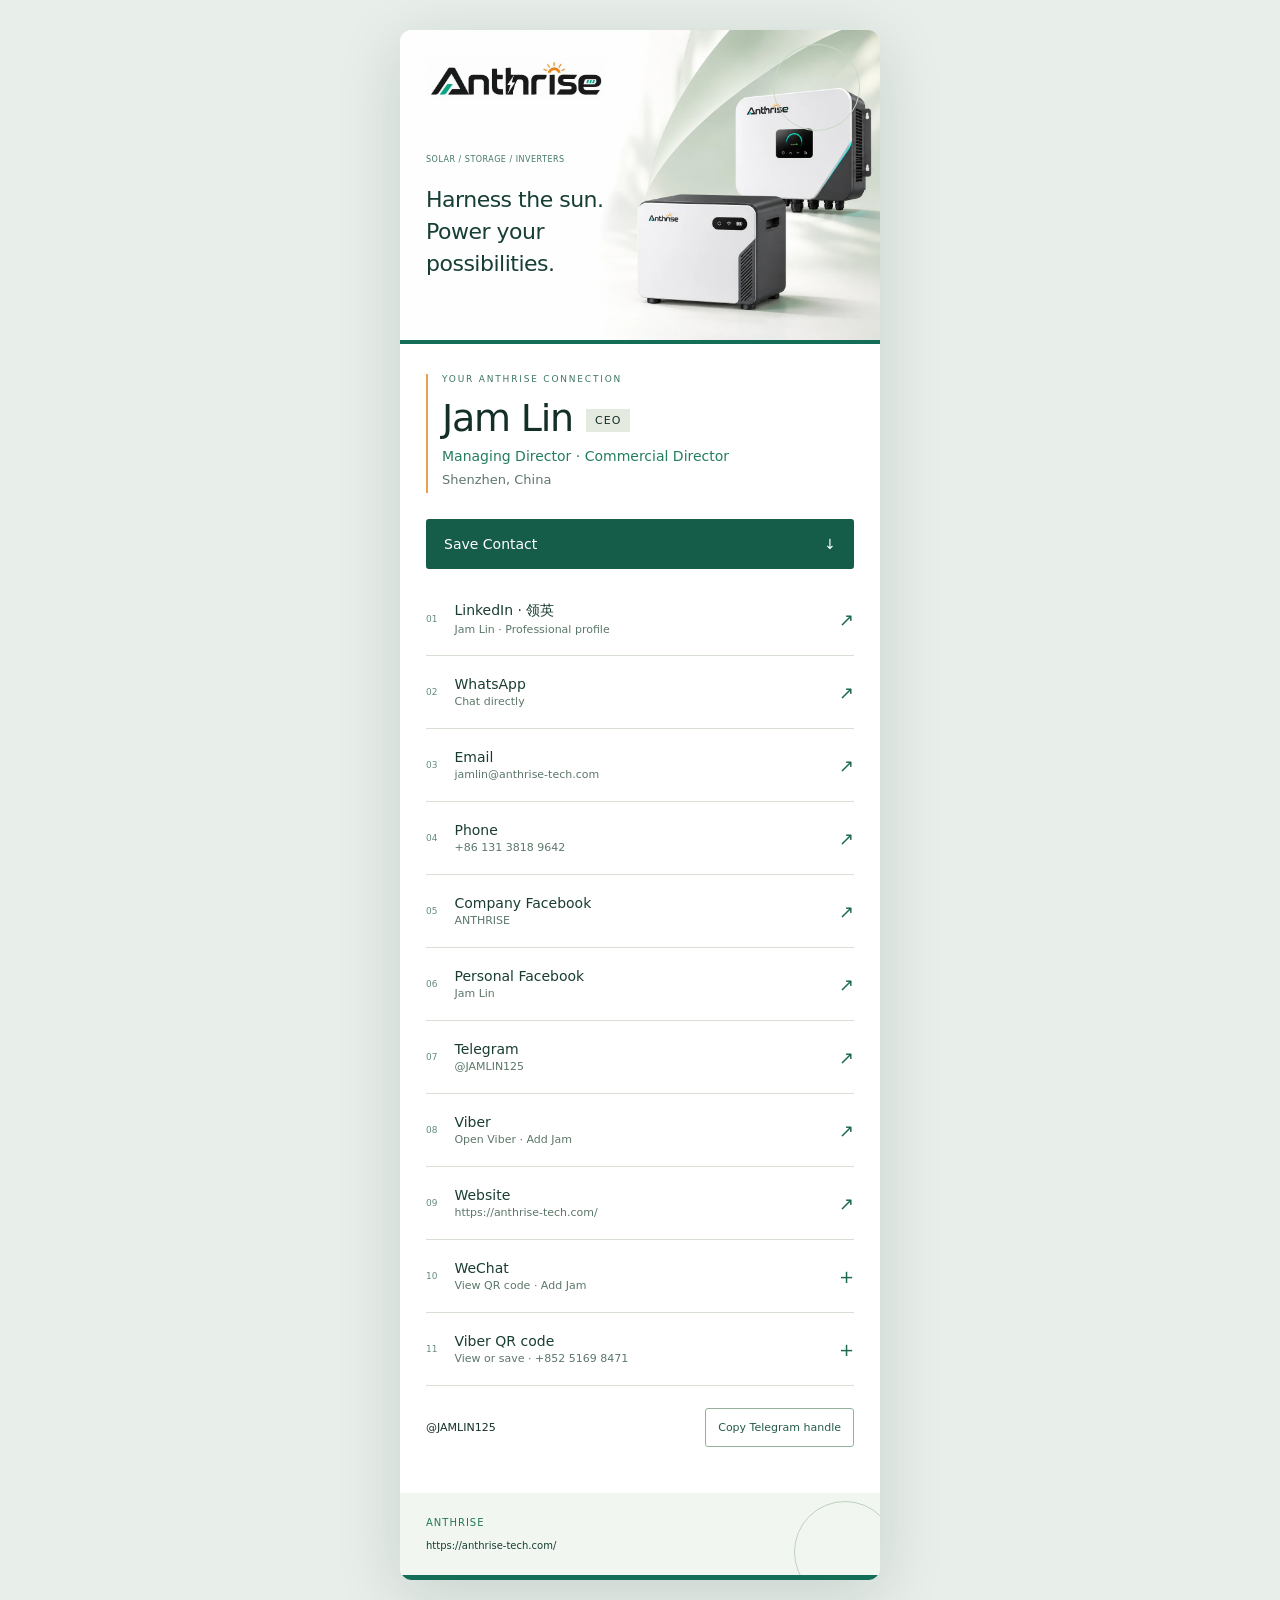
<file: index.html>
<!doctype html><html lang="en"><head><meta charset="utf-8"><meta name="viewport" content="width=device-width,initial-scale=1"><meta name="theme-color" content="#146d57"><meta name="description" content="Connect with Jam Lin, CEO of ANTHRISE in Shenzhen, China."><title>Jam Lin · CEO · ANTHRISE</title><link rel="stylesheet" href="style.css"></head><body><main><section class="hero"><div class="logo"><img src="logo.webp" alt="ANTHRISE"></div><div class="hero-copy"><span>SOLAR / STORAGE / INVERTERS</span><h1>Harness the sun.<br>Power your possibilities.</h1></div><small class="concept">Product composition</small></section><section class="profile"><div class="heading"><div><div class="eyebrow">YOUR ANTHRISE CONNECTION</div><h2>Jam Lin<span>CEO</span></h2><p style="color:#247d61;margin:8px 0;font-size:14px">Managing Director · Commercial Director</p><p>Shenzhen, China</p></div><span class="sun" aria-hidden="true">✳</span></div><a class="save" href="jam-lin.vcf" download>Save Contact <span>↓</span></a><nav aria-label="Connect with Jam"><a href="https://www.linkedin.com/in/%E5%86%A0%E6%97%AD-%E6%9E%97-8a9b32443/"><span class="number">01</span><span class="linktext"><b>LinkedIn · 领英</b><small>Jam Lin · Professional profile</small></span><span class="arrow" aria-hidden="true">↗</span></a><a href="https://wa.me/8613138189642"><span class="number">02</span><span class="linktext"><b>WhatsApp</b><small>Chat directly</small></span><span class="arrow" aria-hidden="true">↗</span></a><a href="mailto:jamlin@anthrise-tech.com"><span class="number">03</span><span class="linktext"><b>Email</b><small>jamlin@anthrise-tech.com</small></span><span class="arrow" aria-hidden="true">↗</span></a><a href="tel:+8613138189642"><span class="number">04</span><span class="linktext"><b>Phone</b><small>+86 131 3818 9642</small></span><span class="arrow" aria-hidden="true">↗</span></a><a href="https://www.facebook.com/share/19xgM2wjvQ/?mibextid=wwXIf"><span class="number">05</span><span class="linktext"><b>Company Facebook</b><small>ANTHRISE</small></span><span class="arrow" aria-hidden="true">↗</span></a><a href="https://www.facebook.com/share/1EpAdko1EA/?mibextid=wwXIfr"><span class="number">06</span><span class="linktext"><b>Personal Facebook</b><small>Jam Lin</small></span><span class="arrow" aria-hidden="true">↗</span></a><a href="https://t.me/JAMLIN125"><span class="number">07</span><span class="linktext"><b>Telegram</b><small>@JAMLIN125</small></span><span class="arrow" aria-hidden="true">↗</span></a><a href="viber://add?number=85251698471"><span class="number">08</span><span class="linktext"><b>Viber</b><small>Open Viber · Add Jam</small></span><span class="arrow" aria-hidden="true">↗</span></a><a href="https://anthrise-tech.com/"><span class="number">09</span><span class="linktext"><b>Website</b><small>https://anthrise-tech.com/</small></span><span class="arrow" aria-hidden="true">↗</span></a></nav><details class="wechat"><summary><span class="number">10</span><span class="linktext"><b>WeChat</b><small>View QR code · Add Jam</small></span><span class="arrow" aria-hidden="true">+</span></summary><div class="wechat-panel"><img src="wechat-qr.png" alt="Jam Lin WeChat friend QR code" width="280" height="280"><p>Save this QR code, then open WeChat → Scan → Photos to add me. You can also try long-pressing the code inside WeChat.</p><a href="wechat-qr.png" download="Jam-Lin-WeChat.png">Save WeChat QR code ↓</a></div></details><details class="wechat"><summary><span class="number">11</span><span class="linktext"><b>Viber QR code</b><small>View or save · +852 5169 8471</small></span><span class="arrow" aria-hidden="true">+</span></summary><div class="wechat-panel"><img src="[data-uri]" alt="Jam Viber account QR code" width="280" height="280"><p>If Viber does not open, save this code and scan it in Viber, or add +852 5169 8471 in the app.</p><a href="[data-uri]" download="Jam-Viber.png">Save Viber QR code ↓</a></div></details><div class="copy-row"><span>@JAMLIN125</span><button id="copy" type="button">Copy Telegram handle</button></div><p id="status" role="status" aria-live="polite"></p></section><footer><span>ANTHRISE</span><a href="https://anthrise-tech.com/">https://anthrise-tech.com/</a></footer></main><script src="script.js"></script></body></html>
</file>
<file: style.css>
*{box-sizing:border-box}body{margin:0;background:#dce4de;font-family:"Segoe UI",system-ui,sans-serif;color:#142f28}main{max-width:480px;margin:auto;background:#f5f5ed;min-height:100vh}.hero{height:320px;position:relative;background:#081614 url(energy-scene.webp) 62% center/cover no-repeat}.logo{position:absolute;left:26px;top:25px;background:white;padding:9px 12px;display:block}.logo img{width:140px;display:block}.hero-copy{position:absolute;left:26px;bottom:32px;max-width:225px}.hero-copy span{font-size:8px;letter-spacing:1.2px;color:#9bc6b8}.hero-copy h1{font-size:24px;font-weight:300;line-height:1.4;color:#f4f6ef;letter-spacing:-.5px}.concept{position:absolute;right:10px;bottom:8px;font-size:8px;color:#b0c4b9}.profile{padding:30px 26px 8px}.heading{display:flex;justify-content:space-between;align-items:center}.eyebrow{font-size:9px;letter-spacing:1.8px;color:#3e7562}h2{font-size:38px;font-weight:400;letter-spacing:-1.2px;margin:12px 0 4px}h2 span{font-size:11px;letter-spacing:1px;background:#e4eadf;padding:5px 9px;margin-left:13px;vertical-align:middle}p{font-size:13px;color:#5f766b;margin:6px 0}.sun{font-size:44px;color:#d99038}.save{display:flex;justify-content:space-between;background:#155c49;color:#fff;text-decoration:none;padding:17px 18px;border-radius:3px;margin:26px 0 14px;font-size:14px}nav a{min-height:73px;display:flex;gap:17px;align-items:center;border-bottom:1px solid #d8dfd5;text-decoration:none;color:#193d30}.number{font-size:9px;color:#628d78}.linktext{min-width:0}.linktext b{display:block;font-size:14px;font-weight:500}.linktext small{display:block;font-size:11px;color:#5c7769;margin-top:3px;overflow-wrap:anywhere}.arrow{margin-left:auto;font-size:18px;color:#1d6953}.copy-row{display:flex;justify-content:space-between;align-items:center;margin-top:22px;gap:10px;font-size:11px}button{font:inherit;padding:12px;border:1px solid #95b09d;border-radius:3px;background:transparent;color:#245b46;cursor:pointer}#status{font-size:11px;min-height:18px;margin:8px 0 12px}footer{padding:24px 26px;background:#102b27;color:#b3cebe;display:flex;flex-direction:column;gap:12px;font-size:10px;letter-spacing:1px}footer a{color:#d8e7dc;letter-spacing:0;text-decoration:none}a:focus-visible,button:focus-visible{outline:3px solid #da9139;outline-offset:3px}a:hover{filter:brightness(.92)}@media(min-width:600px){main{margin:30px auto;border-radius:12px;overflow:hidden;box-shadow:0 15px 65px #0c382426}}@media(max-width:360px){.profile{padding:25px 20px}.hero-copy{left:20px}.copy-row{flex-wrap:wrap}}body{background:#e8eeea}main{background:#fff}.hero{height:310px;background-color:#fff;background-position:center}.logo{background:transparent;padding:0;left:26px;top:28px}.logo img{width:180px;mix-blend-mode:multiply}.hero-copy{max-width:205px;bottom:42px}.hero-copy span{color:#437766;font-size:8px;letter-spacing:.5px}.hero-copy h1{color:#163e34;font-size:22px;line-height:1.45}.concept{display:none}.profile{border-top:4px solid #146d57;background:#fff}.sun{display:none}footer{background:#f1f6f0;color:#24765b;border-bottom:5px solid #146d57}footer a{color:#163e34}nav a:hover{background:#f5f8f3}@media(max-width:400px){.hero-copy{max-width:174px}.hero-copy h1{font-size:19px}.logo img{width:160px}}footer{position:relative;overflow:hidden}footer:before{content:"";position:absolute;right:-16px;top:8px;width:100px;height:100px;border:1px solid #bdd2bf;border-radius:50%;pointer-events:none}.heading{border-left:2px solid #e8a24b;padding-left:14px}.hero:after{content:"";position:absolute;right:20px;top:14px;width:85px;height:85px;border:1px solid #c8d9c5;border-radius:50%;pointer-events:none}.wechat summary{list-style:none;cursor:pointer;display:flex;gap:17px;align-items:center;min-height:73px;border-bottom:1px solid #d8dfd5;color:#193d30}.wechat summary::-webkit-details-marker{display:none}.wechat summary:focus-visible{outline:3px solid #da9139}.wechat[open] .arrow{transform:rotate(45deg)}.wechat-panel{text-align:center;background:#f4f8f1;padding:20px 15px;margin:12px 0;border-radius:8px}.wechat-panel img{display:block;width:min(100%,280px);height:auto;margin:auto}.wechat-panel p{font-size:12px;line-height:1.7;margin:14px 0}.wechat-panel a{color:#146d57;display:inline-block;padding:12px;font-size:13px}
</file>
